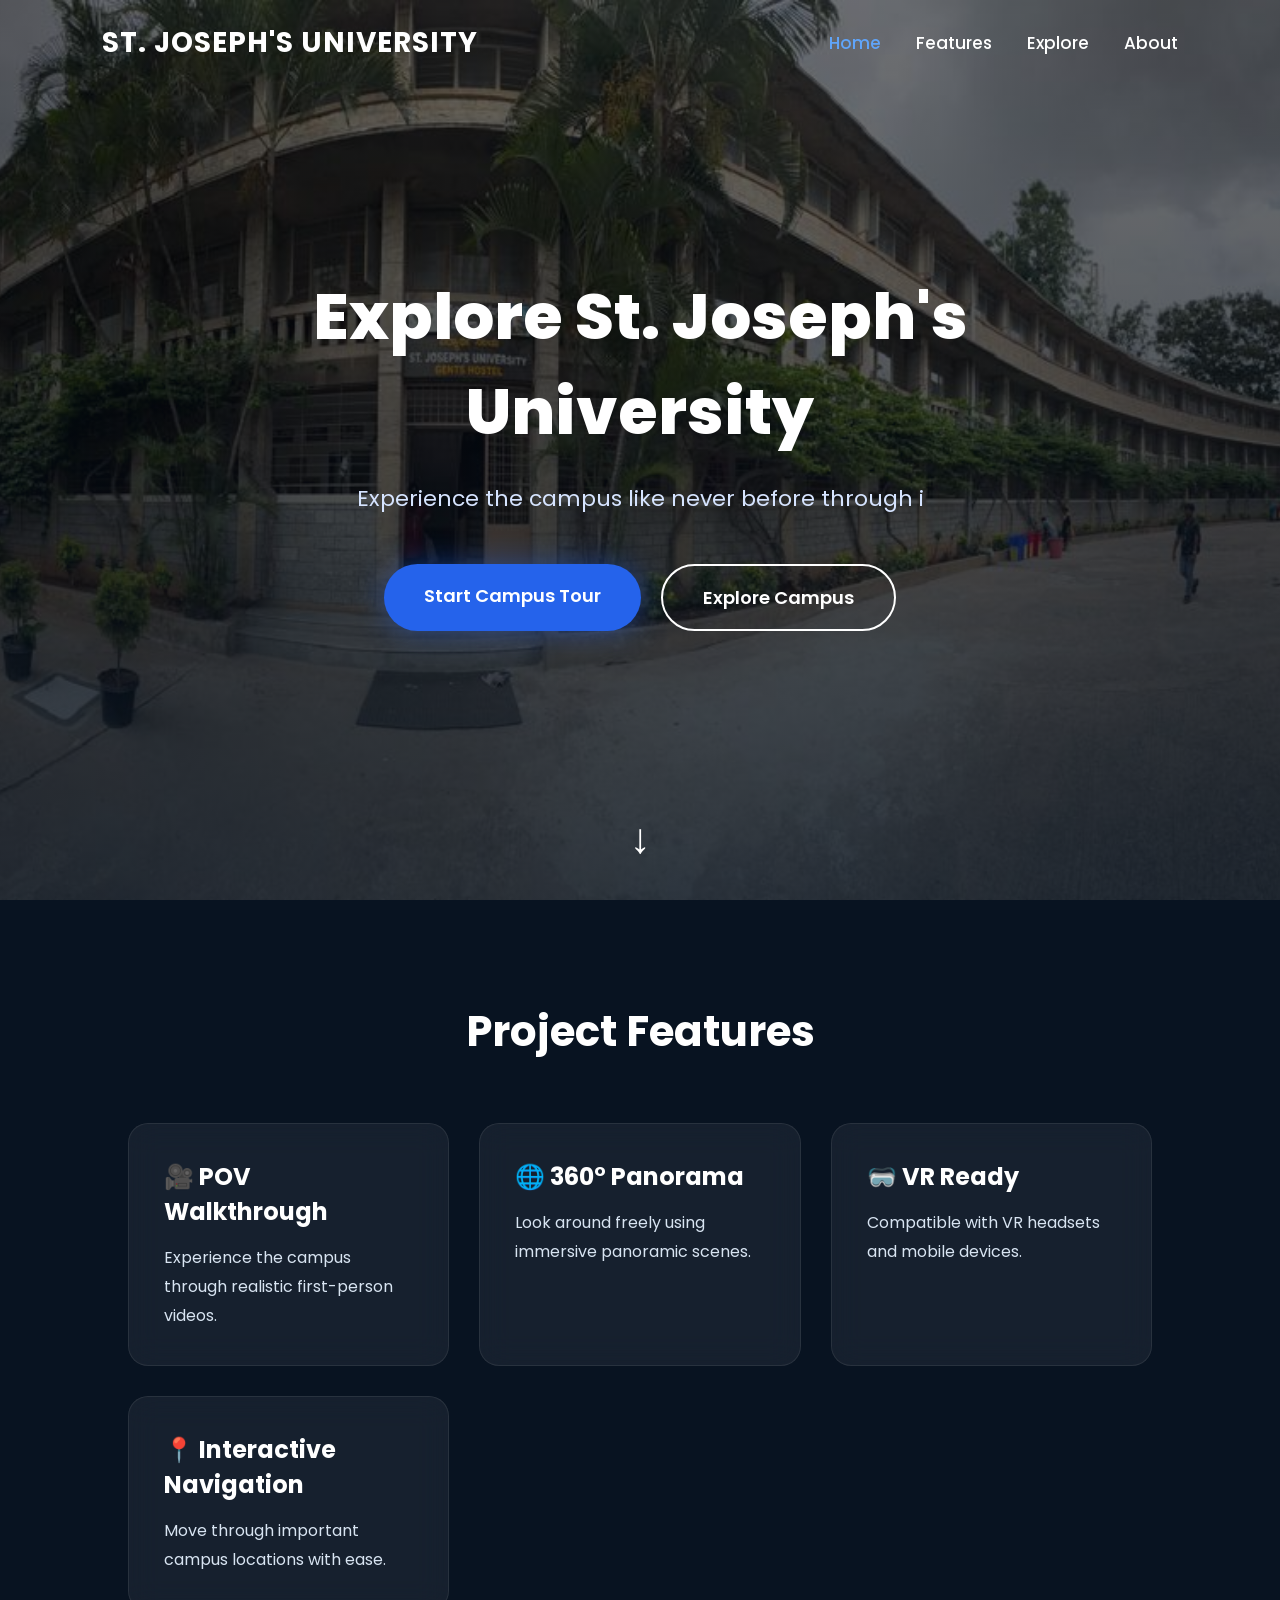
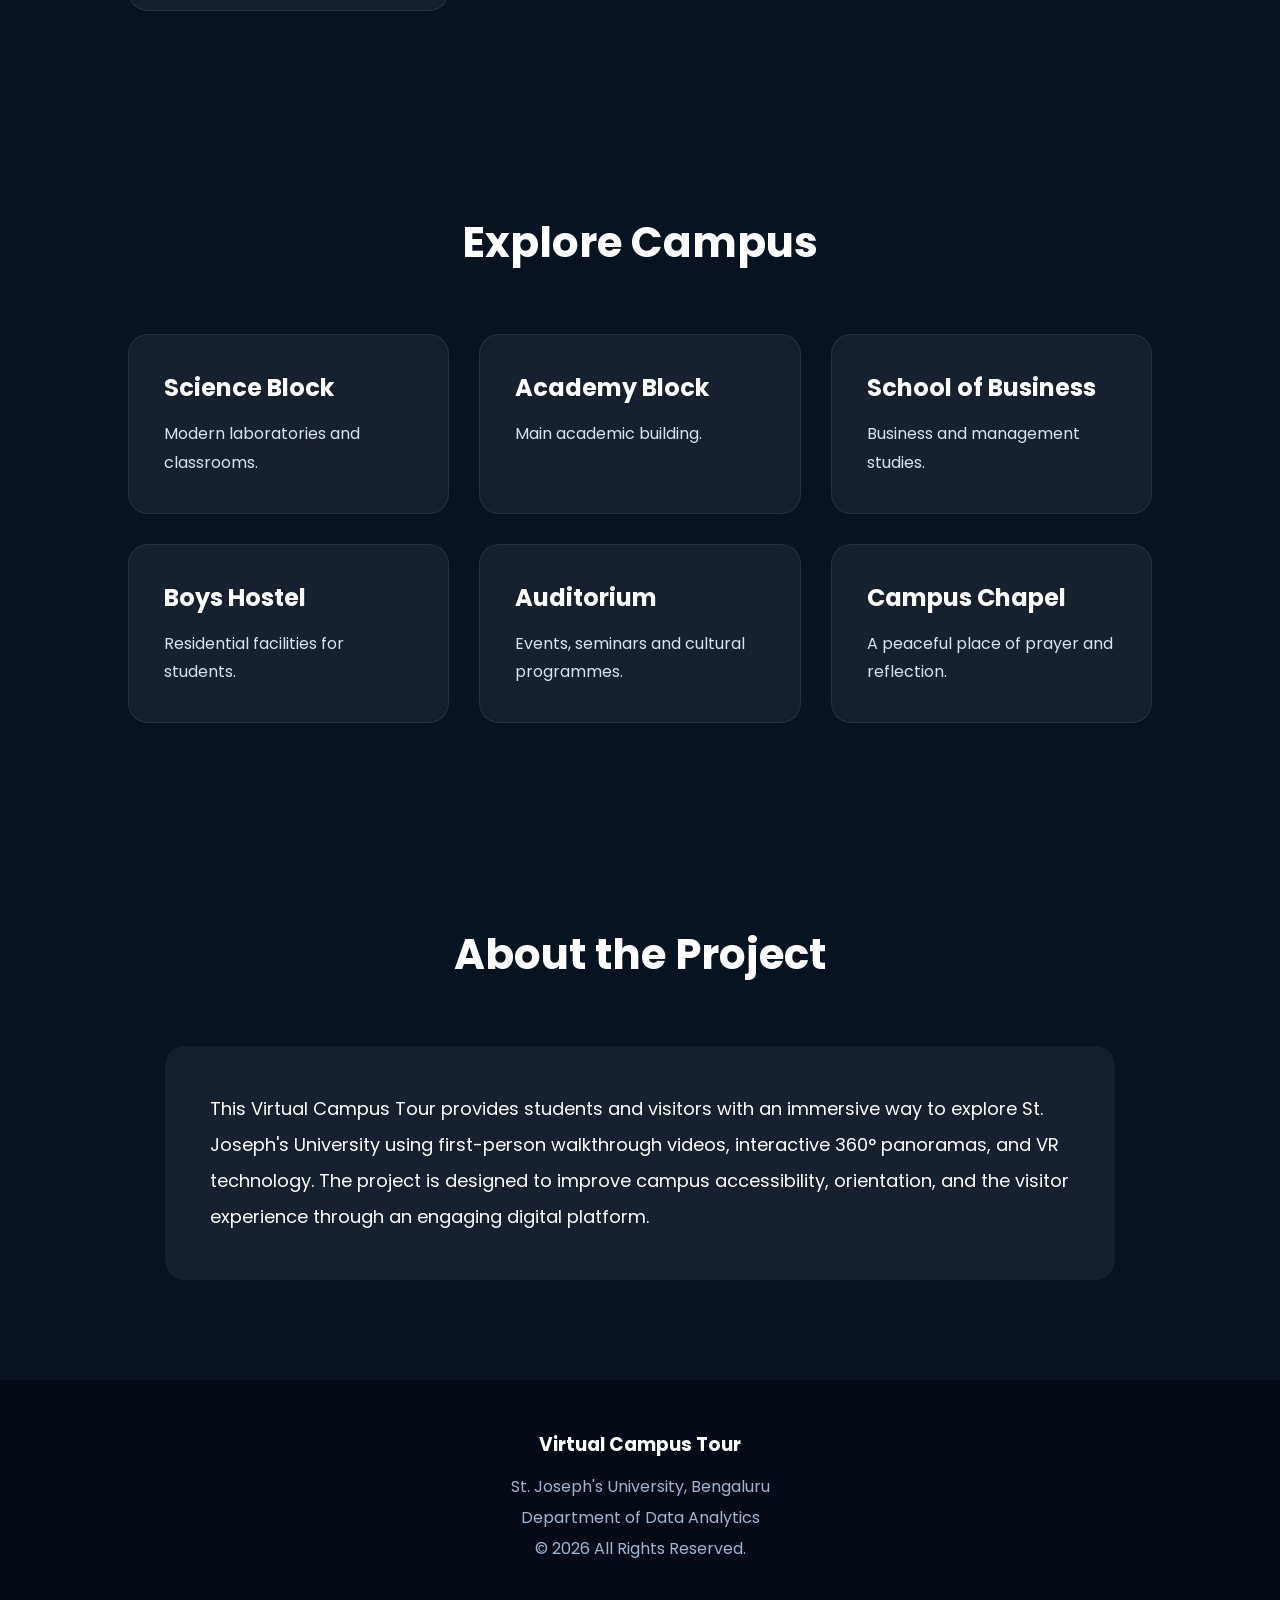
<file: index.html>
<!DOCTYPE html>
<html lang="en">

<head>

<meta charset="UTF-8">
<meta name="viewport" content="width=device-width, initial-scale=1.0">

<title>St. Joseph's University | Virtual Campus Tour</title>

<link rel="preconnect" href="https://fonts.googleapis.com">
<link rel="preconnect" href="https://fonts.gstatic.com" crossorigin>

<link href="https://fonts.googleapis.com/css2?family=Poppins:wght@300;400;500;600;700;800&display=swap" rel="stylesheet">

<link rel="stylesheet" href="css/style.css">

</head>

<body>

<!-- ================= NAVBAR ================= -->

<nav id="navbar">

<div class="logo">

ST. JOSEPH'S UNIVERSITY

</div>

<ul>

<li><a href="#home">Home</a></li>

<li><a href="#features">Features</a></li>

<li><a href="#explore">Explore</a></li>

<li><a href="#about">About</a></li>

</ul>

</nav>

<!-- ================= HERO ================= -->

<section class="hero" id="home">

<div class="overlay"></div>

<div class="hero-content">

<h1>

Explore St. Joseph's University

</h1>

<p>

Experience the campus like never before through immersive
360° panoramas and a Virtual Reality guided campus tour.

</p>

<div class="buttons">

<a href="vr.html" class="primary">

Start Campus Tour

</a>

<a href="#explore" class="secondary">

Explore Campus

</a>

</div>

</div>

<div class="scroll">

↓

</div>

</section>

<!-- ================= FEATURES ================= -->

<section id="features">

<h2 class="section-title">

Project Features

</h2>

<div class="card-container">

<div class="card">

<h3>🎥 POV Walkthrough</h3>

<p>

Experience the campus through realistic first-person videos.

</p>

</div>

<div class="card">

<h3>🌐 360° Panorama</h3>

<p>

Look around freely using immersive panoramic scenes.

</p>

</div>

<div class="card">

<h3>🥽 VR Ready</h3>

<p>

Compatible with VR headsets and mobile devices.

</p>

</div>

<div class="card">

<h3>📍 Interactive Navigation</h3>

<p>

Move through important campus locations with ease.

</p>

</div>

</div>

</section>

<!-- ================= EXPLORE ================= -->

<section id="explore">

<h2 class="section-title">

Explore Campus

</h2>

<div class="card-container">

<div class="card">

<h3>Science Block</h3>

<p>Modern laboratories and classrooms.</p>

</div>

<div class="card">

<h3>Academy Block</h3>

<p>Main academic building.</p>

</div>

<div class="card">

<h3>School of Business</h3>

<p>Business and management studies.</p>

</div>

<div class="card">

<h3>Boys Hostel</h3>

<p>Residential facilities for students.</p>

</div>

<div class="card">

<h3>Auditorium</h3>

<p>Events, seminars and cultural programmes.</p>

</div>

<div class="card">

<h3>Campus Chapel</h3>

<p>A peaceful place of prayer and reflection.</p>

</div>

</div>

</section>

<!-- ================= ABOUT ================= -->

<section id="about">

<h2 class="section-title">

About the Project

</h2>

<div class="about-box">

<p>

This Virtual Campus Tour provides students and visitors with an immersive way to explore St. Joseph's University using first-person walkthrough videos, interactive 360° panoramas, and VR technology. The project is designed to improve campus accessibility, orientation, and the visitor experience through an engaging digital platform.

</p>

</div>

</section>

<!-- ================= FOOTER ================= -->

<footer>

<h3>Virtual Campus Tour</h3>

<p>St. Joseph's University, Bengaluru</p>

<p>Department of Data Analytics</p>

<p>© 2026 All Rights Reserved.</p>

</footer>

<script src="js/script.js"></script>

</body>

</html>
</file>
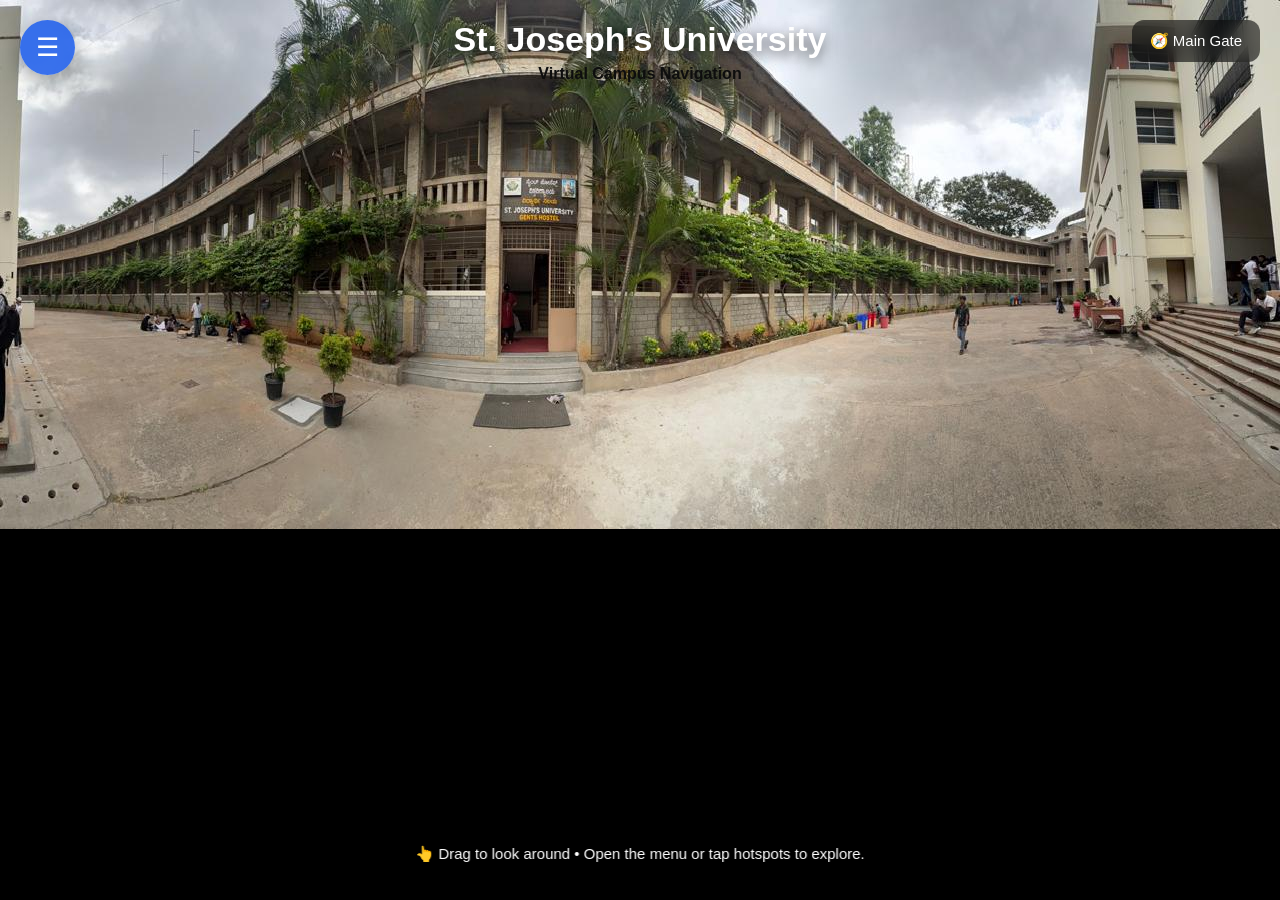
<file: vr.html>
<!DOCTYPE html>
<html lang="en">

<head>

<meta charset="UTF-8">
<meta name="viewport" content="width=device-width, initial-scale=1.0">

<title>Campus Hub | St. Joseph's University</title>

<link rel="stylesheet" href="css/vr.css">

<script src="https://aframe.io/releases/1.7.0/aframe.min.js"></script>

</head>

<body>

<!-- ================= MENU BUTTON ================= -->

<button id="menuToggle">
☰
</button>

<!-- ================= TITLE ================= -->

<div id="title">

<h1>St. Joseph's University</h1>

<p><b>Virtual Campus Navigation</b></p>

</div>

<!-- ================= COMPASS ================= -->

<div id="compass">

🧭 Main Gate

</div>

<!-- ================= INSTRUCTIONS ================= -->

<div id="instructions">

👆 Drag to look around • Open the menu or tap hotspots to explore.

</div>

<!-- ================= MENU ================= -->

<div id="menu">

<button id="closeMenu">✕</button>

<h2>📍 Campus Directory</h2>

<p>Select a building to begin exploring.</p>

<div class="building-card">

<h3>🏫 Science Block</h3>

<p>Laboratories & Classrooms</p>

<button onclick="location.href='blocks/science.html'">

Explore →

</button>

</div>

<div class="building-card">

<h3>🏢 Magis Block</h3>

<p>Magis Building</p>

<button onclick="location.href='blocks/academy.html'">

Explore →

</button>

</div>

<div class="building-card">

<h3>💼 School of Business</h3>

<p>Business & Management</p>

<button onclick="location.href='blocks/business.html'">

Explore →

</button>

</div>

<div class="building-card">

<h3>🏠 Boys Hostel</h3>

<p>Student Residence</p>

<button onclick="location.href='blocks/hostel.html'">

Explore →

</button>

</div>

<div class="building-card">

<h3>🎭 Auditorium</h3>

<p>Events & Cultural Activities</p>

<button onclick="location.href='blocks/auditorium.html'">

Explore →

</button>

</div>

<div class="building-card">

<h3>📚 Library</h3>

<p>Knowledge Resource Centre</p>

<button onclick="location.href='blocks/library.html'">

Explore →

</button>

</div>

<div class="building-card">

<h3>🍴 Canteen</h3>

<p>Food Court</p>

<button onclick="location.href='blocks/canteen.html'">

Explore →

</button>

</div>

<div class="building-card">

<h3>⛪ Chapel</h3>

<p>Prayer & Reflection</p>

<button onclick="location.href='blocks/chapel.html'">

Explore →

</button>

</div>

<hr>

<button class="homeButton" onclick="location.href='index.html'">

🏠 Return Home

</button>

</div>
<!-- ================= 360 SCENE ================= -->

<a-scene>

<a-assets>

<img
id="gate"
src="images/images.jpeg">

</a-assets>

<a-sky src="#gate"></a-sky>

<!-- ================= CAMERA ================= -->

<a-camera
position="0 1.6 0"
look-controls="magicWindowTrackingEnabled:true">

</a-camera>

<!-- ================= HOTSPOTS ================= -->


</a-scene>

<script src="js/vr.js"></script>

</body>

</html>
</file>
<file: css/style.css>
/* ==========================================
   GOOGLE FONT
========================================== */

@import url('https://fonts.googleapis.com/css2?family=Poppins:wght@300;400;500;600;700;800&display=swap');

/* ==========================================
   RESET
========================================== */

*{
    margin:0;
    padding:0;
    box-sizing:border-box;
    scroll-behavior:smooth;
}

body{
    font-family:'Poppins',sans-serif;
    background:#081321;
    color:#fff;
    overflow-x:hidden;
    opacity:0;
    transition:opacity .8s;
}

/* ==========================================
   NAVBAR
========================================== */

nav{

    position:fixed;

    top:0;
    left:0;

    width:100%;

    display:flex;
    justify-content:space-between;
    align-items:center;

    padding:22px 8%;

    z-index:1000;

    transition:.4s ease;

}

nav.scrolled{

    background:rgba(8,19,33,.85);

    backdrop-filter:blur(16px);

    box-shadow:0 10px 30px rgba(0,0,0,.35);

}

.logo{

    font-size:28px;

    font-weight:700;

    letter-spacing:1px;

}

nav ul{

    display:flex;

    list-style:none;

    gap:35px;

}

nav ul li a{

    color:white;

    text-decoration:none;

    font-size:17px;

    font-weight:500;

    transition:.3s;

}

nav ul li a:hover,
nav ul li a.active{

    color:#60a5fa;

}

/* ==========================================
   HERO
========================================== */

.hero{
    position:relative;
    width:100%;
    height:100vh;

    display:flex;
    justify-content:center;
    align-items:center;

    overflow:hidden;

    background-image:url("../images/hero.jpeg");
    background-size:cover;
    background-position:center;
    background-repeat:no-repeat;
}

.overlay{
    position:absolute;
    inset:0;
    background:rgba(0,0,0,.45);
}

.hero-content{
    position:relative;
    z-index:2;
    text-align:center;
    color:white;
}

.hero-content h1{
    font-size:64px;
    font-weight:700;
    margin-bottom:20px;
}

.hero-content p{
    font-size:22px;
    max-width:700px;
    margin:auto;
}


.overlay{

    position:absolute;

    inset:0;

    background:linear-gradient(rgba(0,0,0,.55),rgba(8,19,33,.82));

}

.hero-content{

    position:relative;

    z-index:2;

    width:90%;
    max-width:900px;

    animation:fadeUp 1.2s ease;

}

.hero-content h1{

    font-size:64px;

    font-weight:800;

    margin-bottom:20px;

}

.hero-content p{

    font-size:22px;

    color:#d6e4ff;

    line-height:1.8;

    margin-bottom:45px;

}

/* ==========================================
   BUTTONS
========================================== */

.buttons{

    display:flex;

    justify-content:center;

    gap:20px;

    flex-wrap:wrap;

}

.buttons a{

    position:relative;

    overflow:hidden;

    text-decoration:none;

    padding:18px 40px;

    border-radius:50px;

    font-size:18px;

    font-weight:600;

    transition:.35s;

}

.primary{

    background:#2563eb;

    color:white;

    box-shadow:0 0 30px rgba(37,99,235,.45);

}

.primary:hover{

    transform:translateY(-5px);

    box-shadow:0 0 50px rgba(37,99,235,.8);

}

.secondary{

    border:2px solid white;

    color:white;

}

.secondary:hover{

    background:white;

    color:#081321;

}

/* ==========================================
   SCROLL ICON
========================================== */

.scroll{

    position:absolute;

    bottom:30px;

    left:50%;

    transform:translateX(-50%);

    font-size:42px;

    animation:bounce 2s infinite;

}

/* ==========================================
   SECTIONS
========================================== */

section{

    padding:100px 10%;

}

.section-title{

    text-align:center;

    font-size:42px;

    margin-bottom:60px;

}

/* ==========================================
   GRID
========================================== */

.card-container{

    display:grid;

    grid-template-columns:repeat(auto-fit,minmax(280px,1fr));

    gap:30px;

}

/* ==========================================
   CARDS
========================================== */

.card{

    background:rgba(255,255,255,.06);

    border:1px solid rgba(255,255,255,.08);

    backdrop-filter:blur(15px);

    border-radius:20px;

    padding:35px;

    transition:.35s;

    cursor:pointer;

}

.card:hover{

    transform:translateY(-12px);

    box-shadow:0 20px 40px rgba(0,0,0,.25);

    border-color:#2563eb;

}

.card h3{

    font-size:24px;

    margin-bottom:15px;

}

.card p{

    color:#d8e4f2;

    line-height:1.8;

}

/* ==========================================
   ABOUT
========================================== */

.about-box{

    max-width:950px;

    margin:auto;

    background:rgba(255,255,255,.06);

    border-radius:20px;

    padding:45px;

    backdrop-filter:blur(15px);

    line-height:2;

    font-size:18px;

}

/* ==========================================
   FOOTER
========================================== */

footer{

    background:#050b16;

    padding:50px 20px;

    text-align:center;

}

footer h3{

    margin-bottom:15px;

}

footer p{

    color:#9fb5d1;

    margin:6px 0;

}

/* ==========================================
   SCROLL ANIMATION
========================================== */

.hidden{

    opacity:0;

    transform:translateY(60px);

    transition:1s;

}

.show{

    opacity:1;

    transform:translateY(0);

}

/* ==========================================
   TOP BUTTON
========================================== */

#topBtn{

    position:fixed;

    bottom:25px;

    right:25px;

    width:55px;

    height:55px;

    border:none;

    border-radius:50%;

    background:#2563eb;

    color:white;

    font-size:22px;

    cursor:pointer;

    display:none;

    transition:.3s;

    z-index:999;

}

#topBtn:hover{

    background:#1d4ed8;

    transform:translateY(-5px);

}

/* ==========================================
   RIPPLE
========================================== */

@keyframes ripple{

from{

    transform:scale(0);

    opacity:.8;

}

to{

    transform:scale(3);

    opacity:0;

}

}

/* ==========================================
   HERO ZOOM
========================================== */

@keyframes zoomBackground{

from{

    transform:scale(1);

}

to{

    transform:scale(1.12);

}

}

/* ==========================================
   BOUNCE
========================================== */

@keyframes bounce{

0%,100%{

    transform:translate(-50%,0);

}

50%{

    transform:translate(-50%,12px);

}

}

/* ==========================================
   FADE UP
========================================== */

@keyframes fadeUp{

from{

    opacity:0;

    transform:translateY(60px);

}

to{

    opacity:1;

    transform:translateY(0);

}

}

/* ==========================================
   FLOAT
========================================== */

@keyframes float{

0%,100%{

    transform:translateY(0);

}

50%{

    transform:translateY(-8px);

}

}

/* ==========================================
   RESPONSIVE
========================================== */

@media(max-width:992px){

.hero-content h1{

    font-size:48px;

}

.hero-content p{

    font-size:18px;

}

}

@media(max-width:768px){

nav{

    flex-direction:column;

    gap:15px;

    padding:20px;

}

nav ul{

    flex-wrap:wrap;

    justify-content:center;

    gap:18px;

}

.hero-content h1{

    font-size:36px;

}

.hero-content p{

    font-size:16px;

}

.buttons{

    flex-direction:column;

}

.buttons a{

    width:250px;

    text-align:center;

    margin:auto;

}

.section-title{

    font-size:32px;

}

.about-box{

    padding:30px;

}

}

/* ===========================
   TABLETS
=========================== */

@media screen and (max-width: 992px){

    nav{
        padding:15px 5%;
    }

    nav ul{
        gap:20px;
    }

    .hero-content{
        width:90%;
    }

    .hero-content h1{
        font-size:48px;
    }

    .hero-content p{
        font-size:18px;
    }

}

/* ===========================
   MOBILE
=========================== */

@media screen and (max-width: 768px){

    /* Navbar */

    nav{
        flex-direction:column;
        gap:15px;
        padding:15px;
    }

    nav ul{
        flex-wrap:wrap;
        justify-content:center;
        gap:15px;
    }

    nav ul li a{
        font-size:15px;
    }

    .logo{
        font-size:22px;
        text-align:center;
    }

    /* Hero */

    .hero{
        padding:20px;
    }

    .hero-content{
        width:100%;
    }

    .hero-content h1{
        font-size:34px;
        line-height:1.3;
    }

    .hero-content p{
        font-size:16px;
        line-height:1.7;
    }

    /* Buttons */

    .buttons{
        flex-direction:column;
        align-items:center;
    }

    .buttons a{
        width:240px;
        text-align:center;
        margin:5px 0;
    }

    /* Cards */

    .card-container{
        grid-template-columns:1fr;
    }

    .card{
        padding:25px;
    }

    /* About */

    .about-box{
        padding:25px;
        font-size:16px;
    }

    .section-title{
        font-size:30px;
    }

}

/* ===========================
   SMALL PHONES
=========================== */

@media screen and (max-width:480px){

    .hero-content h1{
        font-size:28px;
    }

    .hero-content p{
        font-size:15px;
    }

    .buttons a{
        width:100%;
        max-width:220px;
        padding:15px 25px;
        font-size:16px;
    }

    .scroll{
        font-size:28px;
    }

    footer{
        font-size:14px;
    }

}
</file>
<file: css/vr.css>
/* ===========================
   GLOBAL
=========================== */

*{
    margin:0;
    padding:0;
    box-sizing:border-box;
    font-family:'Poppins',sans-serif;
}

body{
    overflow:hidden;
    background:#000;
}

/* ===========================
   MENU BUTTON
=========================== */

#menuToggle{

    position:absolute;

    top:20px;
    left:20px;

    width:55px;
    height:55px;

    border:none;
    border-radius:50%;

    background:rgba(37,99,235,.9);

    color:white;

    font-size:26px;

    cursor:pointer;

    z-index:1002;

    backdrop-filter:blur(12px);

    box-shadow:0 8px 20px rgba(0,0,0,.35);

    transition:.3s;

}

#menuToggle:hover{

    transform:scale(1.08);

    background:#1d4ed8;

}

/* ===========================
   MENU
=========================== */

#menu{

    position:absolute;

    top:20px;
    left:-360px;

    width:320px;
    max-height:90vh;

    overflow-y:auto;

    background:rgba(15,23,42,.82);

    backdrop-filter:blur(18px);

    border:1px solid rgba(255,255,255,.15);

    border-radius:20px;

    padding:25px;

    color:white;

    z-index:1001;

    box-shadow:0 20px 40px rgba(0,0,0,.45);

    transition:left .45s ease;

}

#menu.show{

    left:20px;

}

#closeMenu{

    position:absolute;

    top:12px;
    right:15px;

    background:none;

    border:none;

    color:white;

    font-size:26px;

    cursor:pointer;

}

#menu h2{

    text-align:center;

    margin-bottom:10px;

    font-size:24px;

}

#menu p{

    text-align:center;

    color:#d1d5db;

    font-size:14px;

    margin-bottom:25px;

    line-height:1.6;

}

#menu hr{

    border:none;

    border-top:1px solid rgba(255,255,255,.15);

    margin:18px 0;

}

/* ===========================
   BUTTONS
=========================== */

.block{

    width:100%;

    border:none;

    outline:none;

    cursor:pointer;

    padding:14px;

    margin-bottom:12px;

    border-radius:12px;

    font-size:16px;

    font-weight:500;

    color:white;

    background:#2563eb;

    transition:.3s;

}

.block:hover{

    background:#1d4ed8;

    transform:translateX(8px);

}

.home{

    background:#dc2626;

}

.home:hover{

    background:#b91c1c;

}

/* ===========================
   TITLE
=========================== */

#title{

    position:absolute;

    top:20px;

    left:50%;

    transform:translateX(-50%);

    z-index:1000;

    text-align:center;

    color:white;

    text-shadow:0 4px 15px rgba(0,0,0,.7);

}

#title h1{

    font-size:34px;

    font-weight:700;

}

#title p{

    margin-top:6px;

    font-size:16px;

    color:#0e0e0e;

}

/* ===========================
   COMPASS
=========================== */

#compass{

    position:absolute;

    top:20px;

    right:20px;

    padding:12px 18px;

    background:rgba(0,0,0,.55);

    backdrop-filter:blur(10px);

    border-radius:12px;

    color:white;

    z-index:1000;

    font-size:15px;

}

/* ===========================
   INSTRUCTIONS
=========================== */

#instructions{

    position:absolute;

    left:50%;

    bottom:25px;

    transform:translateX(-50%);

    padding:12px 22px;

    background:rgba(0,0,0,.55);

    backdrop-filter:blur(10px);

    border-radius:30px;

    color:white;

    font-size:15px;

    z-index:1000;

}

/* ===========================
   AFRAME
=========================== */

a-scene{

    width:100vw;

    height:100vh;

}

/* ===========================
   SCROLLBAR
=========================== */

#menu::-webkit-scrollbar{

    width:6px;

}

#menu::-webkit-scrollbar-thumb{

    background:#2563eb;

    border-radius:10px;

}

/* ===========================
   MOBILE
=========================== */

@media(max-width:768px){

#menu{

    width:85%;

    left:-100%;

    top:15px;

}

#menu.show{

    left:15px;

}

#title{

    width:90%;

}

#title h1{

    font-size:24px;

}

#title p{

    font-size:14px;

}

#instructions{

    width:90%;

    text-align:center;

    font-size:13px;

}

#compass{

    font-size:13px;

    padding:10px 14px;

}

#menuToggle{

    width:48px;

    height:48px;

    font-size:22px;

}

}
/* ===========================
BUILDING CARDS
=========================== */

.building-card{

    background:rgba(255,255,255,.08);

    border-radius:15px;

    padding:15px;

    margin-bottom:15px;

    transition:.3s;

}

.building-card:hover{

    background:rgba(255,255,255,.15);

    transform:translateY(-3px);

}

.building-card h3{

    font-size:18px;

    margin-bottom:8px;

}

.building-card p{

    font-size:14px;

    color:#d1d5db;

    margin-bottom:12px;

}

.building-card button{

    width:100%;

    padding:12px;

    border:none;

    border-radius:10px;

    background:#2563eb;

    color:white;

    cursor:pointer;

    font-size:15px;

    transition:.3s;

}

.building-card button:hover{

    background:#1d4ed8;

}

.homeButton{

    width:100%;

    padding:14px;

    border:none;

    border-radius:12px;

    background:#dc2626;

    color:white;

    cursor:pointer;

    font-size:16px;

    transition:.3s;

}

.homeButton:hover{

    background:#b91c1c;

}
</file>
